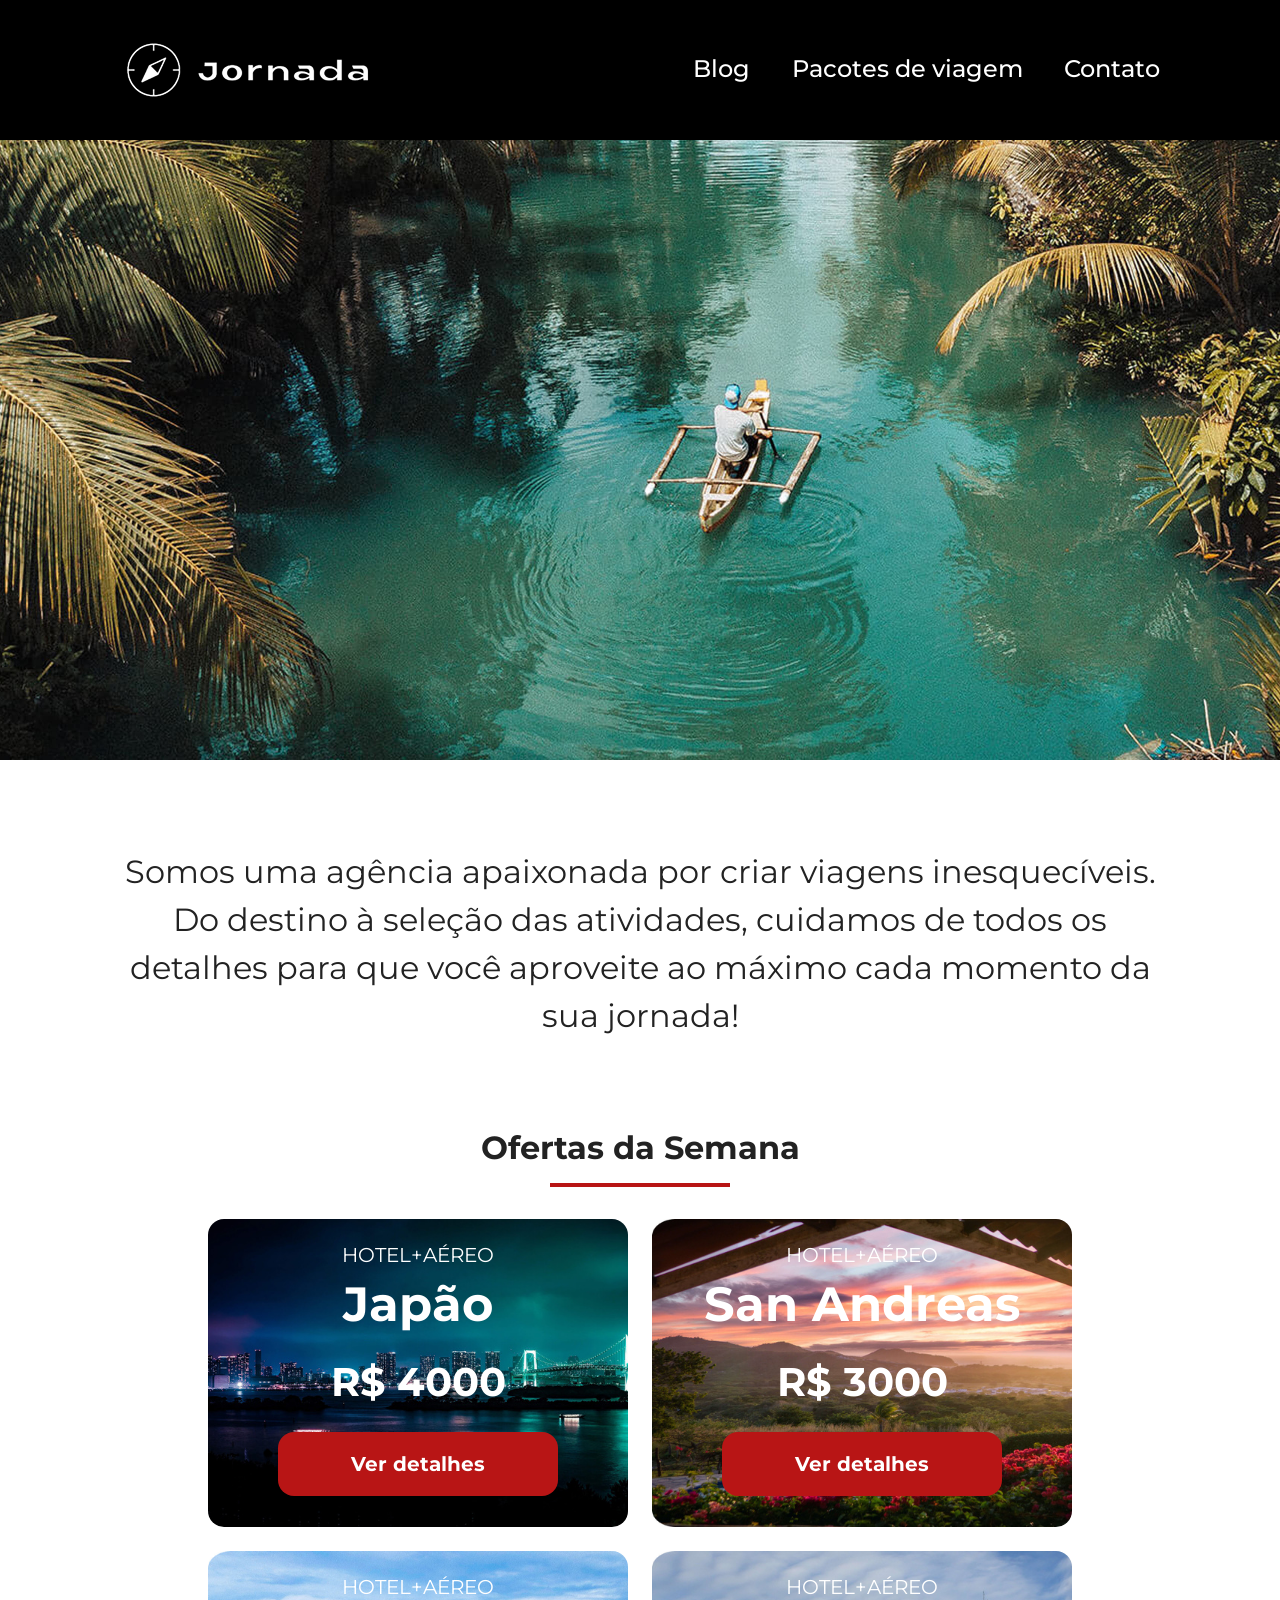
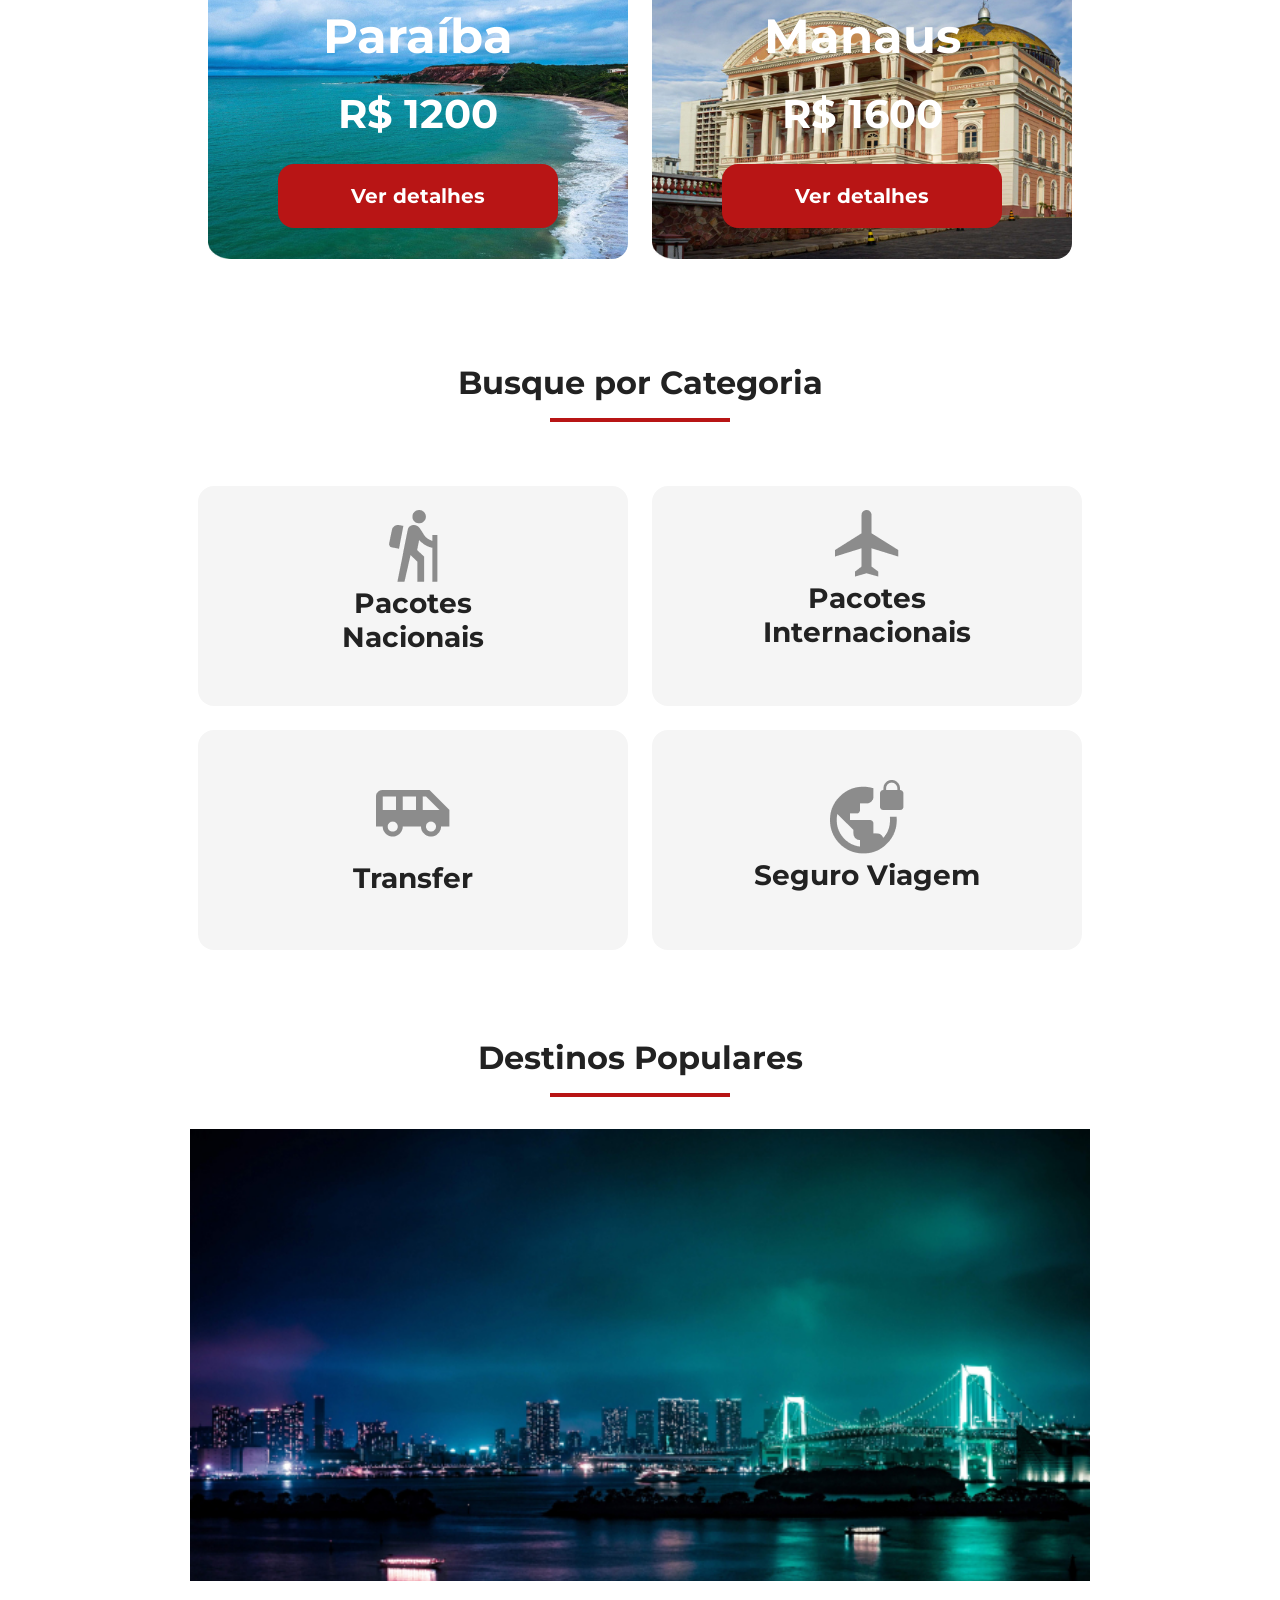
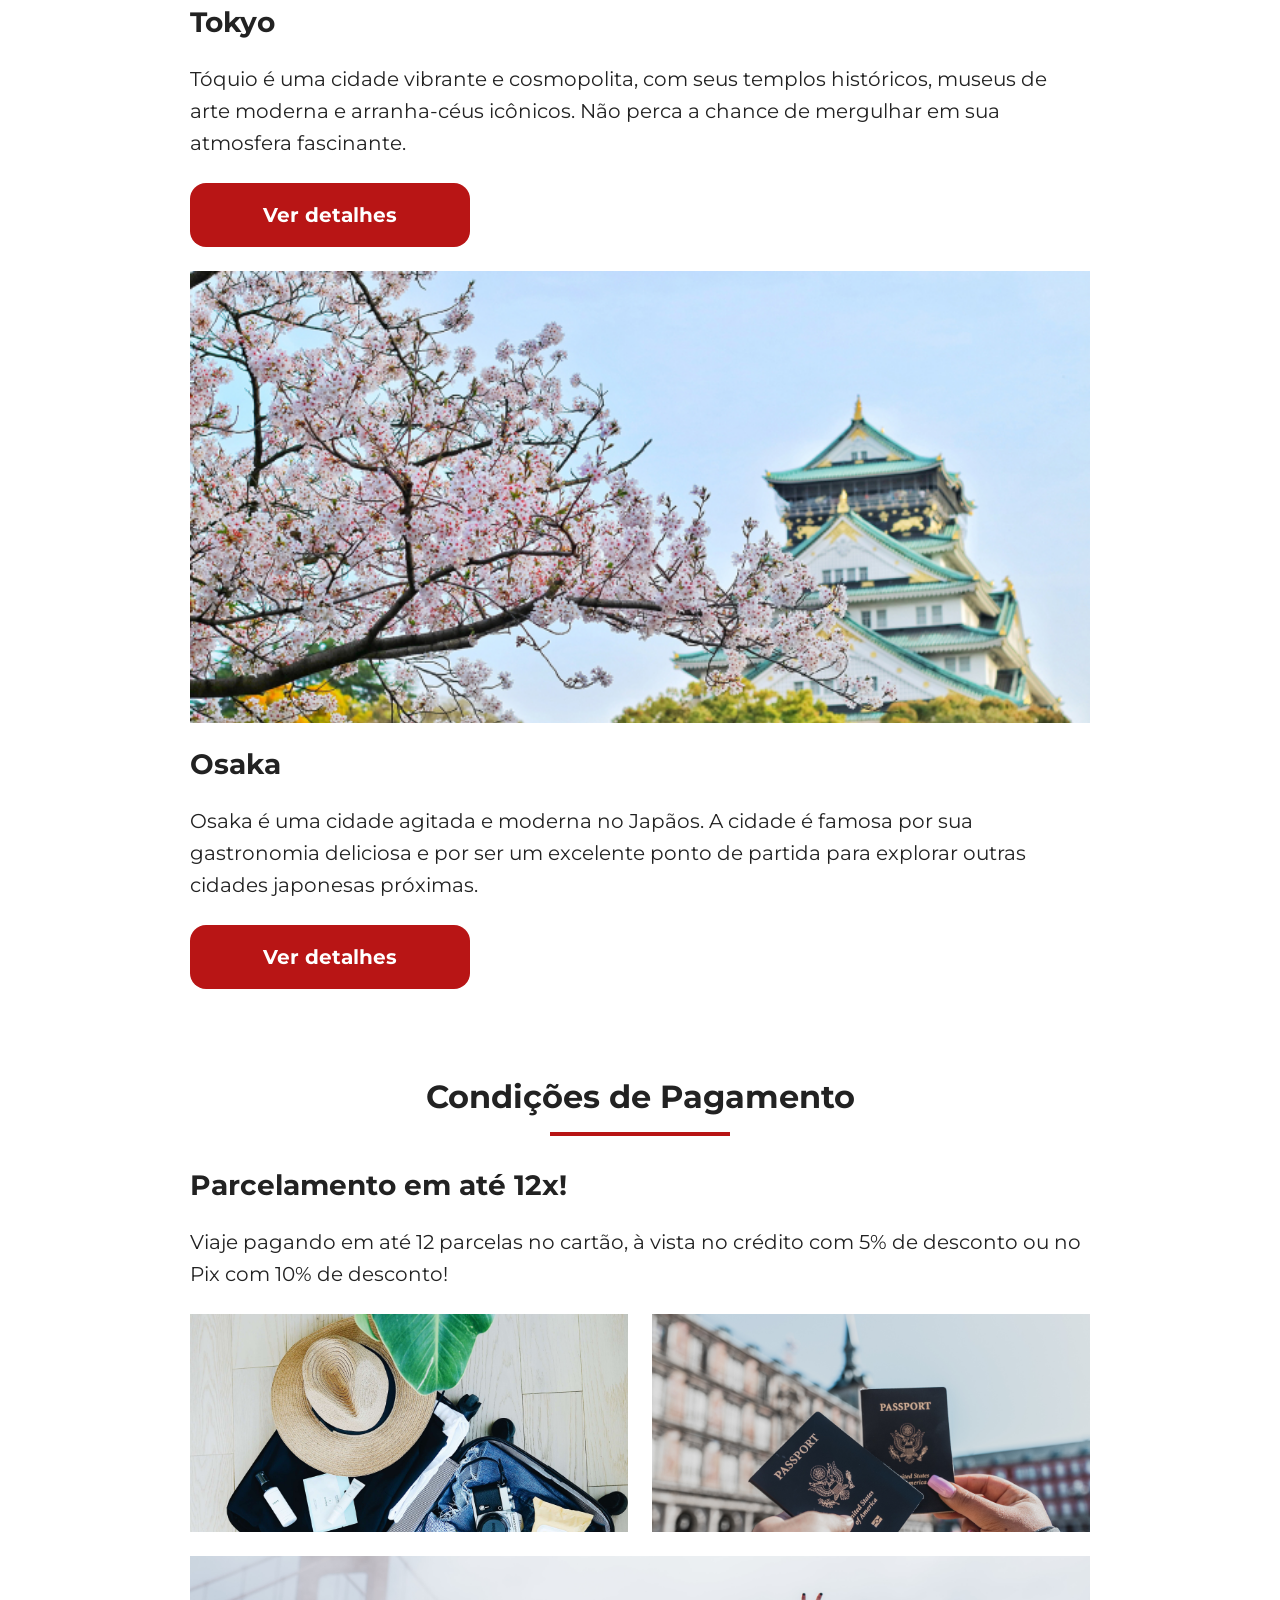
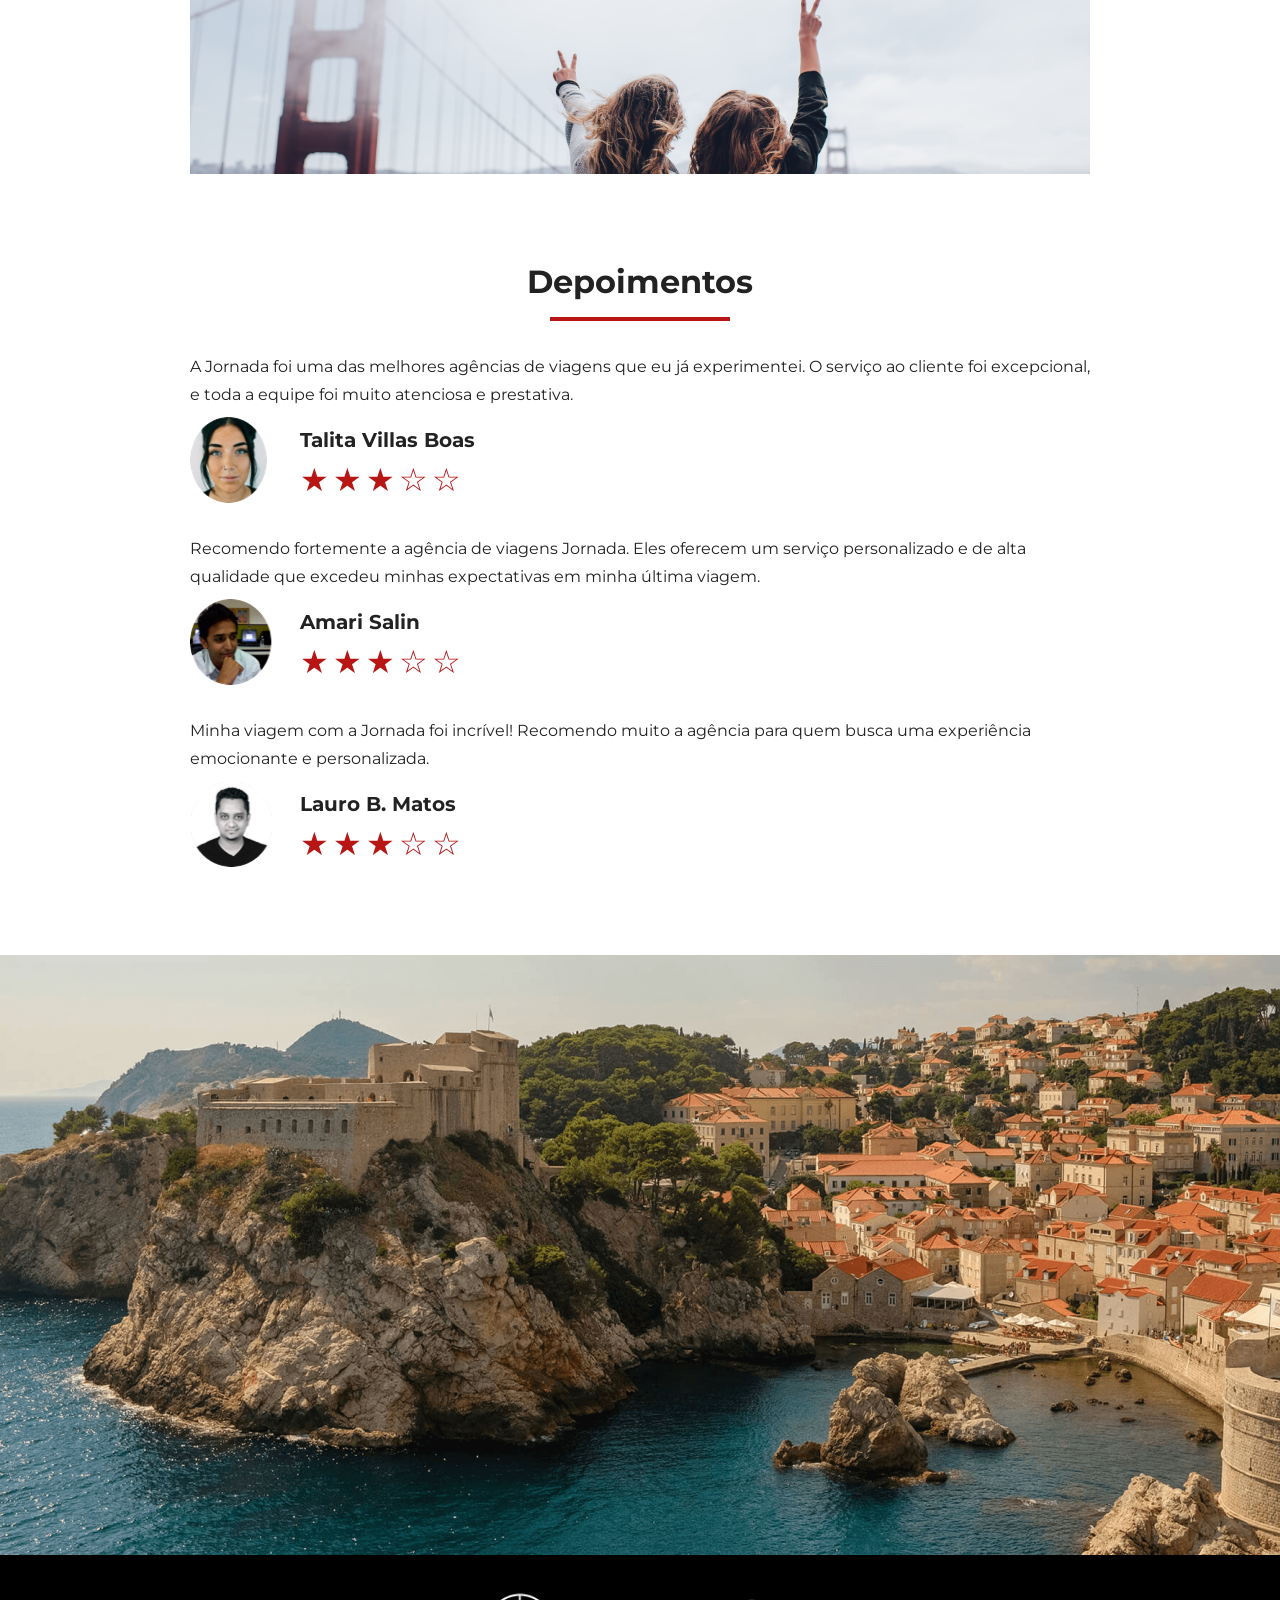
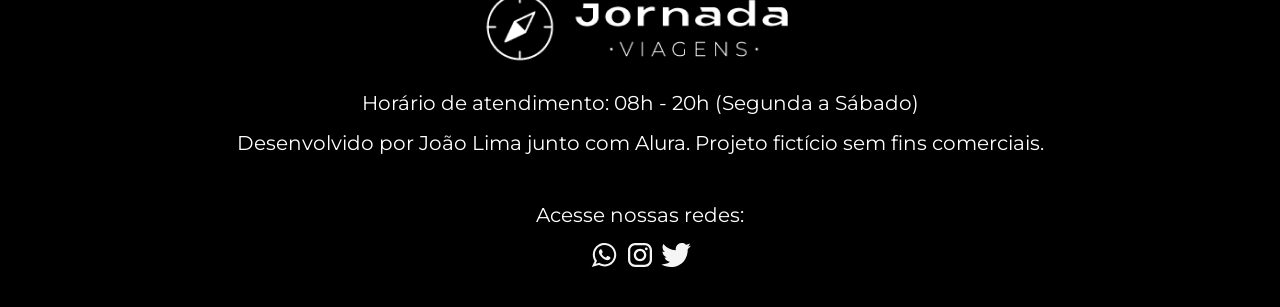
<file: index.html>
<!doctype html>
<html lang="pt-br">
  <head>
    <meta charset="UTF-8" />
    <meta name="viewport" content="width=device-width, initial-scale=1.0" />
    <meta
      name="description"
      content="Jornada Viagens, uma agência apaixonada por criar viagens inesquecíveis"
    />

    <meta name="og:title" content=" Jornada Viagens" />
    <meta
      name="og:description"
      content="Jornada Viagens, uma agência apaixonada por criar viagens inesquecíveis"
    />
    <meta
      name="og:image"
      content="https://joao-lima7.github.io/jornada-viagens/img/logo-footer.png"
    />
    <meta name="og:type" content="website" />
    <meta
      name="og:url"
      content="https://joao-lima7.github.io/jornada-viagens"
    />

    <link rel="icon" href="img/favico.svg" type="xml/svg" />
    <link rel="stylesheet" href="./css/style.css" />

    <title>Jornada Viagens</title>
  </head>
  <body>
    <header class="main-header">
      <a class="logo" href="index.html" title="voltar para a página inicial">
        <img
          class="img-mobile"
          src="./img/bulsola-jornada-branca.png"
          alt="Bulsola do logo Jornada Viagens na cor branco"
        />
        <img
          class="img-desktop"
          src="img/bulsola-texto-jornada-branco.png"
          alt="Logo Jornada Viagens na cor branca"
        />
      </a>
      <div class="navigation-menu">
        <label for="menu">
          <img src="./img/menu.png" alt="menu" />
        </label>
        <input type="checkbox" id="menu" hidden />
        <nav>
          <ul class="list-links">
            <li>
              <a href="blog.html" target="_blank" title="Acessar Blog">Blog</a>
            </li>
            <li>
              <a
                href="pacotes-de-viagens.html"
                target="_blank"
                title="Acessar Pacotes de viagem"
                >Pacotes de viagem</a
              >
            </li>
            <li>
              <a href="contato.html" target="_blank" title="Acessar Contato"
                >Contato</a
              >
            </li>
          </ul>
        </nav>
      </div>
    </header>

    <section class="hero">
      <div class="hero-img"></div>
      <h2>
        Somos uma agência apaixonada por criar viagens inesquecíveis. Do destino
        à seleção das atividades, cuidamos de todos os detalhes para que você
        aproveite ao máximo cada momento da sua jornada!
      </h2>
    </section>

    <section class="offers">
      <div class="section-title">
        <h2>Ofertas da Semana</h2>
        <hr />
      </div>

      <div class="offers-card">
        <article class="card japao">
          <header>
            <p>HOTEL+AÉREO</p>
            <h3>
              Japão <br />
              <span>R$ 4000</span>
            </h3>
          </header>
          <footer>
            <a href="#" class="button">Ver detalhes</a>
          </footer>
        </article>

        <article class="card san-andreas">
          <header>
            <p>HOTEL+AÉREO</p>
            <h3>
              San Andreas <br />
              <span>R$ 3000</span>
            </h3>
          </header>
          <footer>
            <a href="#" class="button">Ver detalhes</a>
          </footer>
        </article>

        <article class="card paraiba">
          <header>
            <p>HOTEL+AÉREO</p>
            <h3>
              Paraíba <br />
              <span>R$ 1200</span>
            </h3>
          </header>
          <footer>
            <a href="#" class="button">Ver detalhes</a>
          </footer>
        </article>

        <article class="card manaus">
          <header>
            <p>HOTEL+AÉREO</p>
            <h3>
              Manaus <br />
              <span>R$ 1600</span>
            </h3>
          </header>
          <footer>
            <a href="#" class="button">Ver detalhes</a>
          </footer>
        </article>
      </div>
    </section>

    <section class="categories">
      <div class="section-title">
        <h2>Busque por Categoria</h2>
        <hr />
      </div>
      <div class="categories-cards">
        <a
          class="card"
          href="#"
          target="_blank"
          title="Busque pela categoria Pacotes Nacionais"
        >
          <img
            src="./img/icone-caminhada.png"
            alt="icone cinza representando uma pessoa fazendo tracking"
          />
          <h3 class="content-title">
            Pacotes <br />
            Nacionais
          </h3>
        </a>

        <a
          class="card"
          href="#"
          target="_blank"
          title="Busque pela categoria Pacotes Internacionais"
        >
          <img
            src="./img/icone-aviao.png"
            alt="icone cinza representando um avião"
          />
          <h3 class="content-title">
            Pacotes <br />
            Internacionais
          </h3>
        </a>

        <a
          class="card single-line transfer"
          href="#"
          target="_blank"
          title="Busque pela categoria Transfer"
        >
          <img
            src="./img/icone-onibus.png"
            alt="icone cinza representando um ônibus"
          />
          <h3 class="content-title">Transfer</h3>
        </a>

        <a
          class="card single-line"
          href="#"
          target="_blank"
          title="Busque pela categoria Seguro Viagem"
        >
          <img
            src="./img/icone-planeta.png"
            alt="icone cinza representando um planeta terra com um cadeado"
          />
          <h3 class="content-title">Seguro Viagem</h3>
        </a>
      </div>
    </section>

    <section class="destinations">
      <div class="section-title">
        <h2>Destinos Populares</h2>
        <hr />
      </div>

      <div class="destination-items">
        <article class="item tokyo">
          <header>
            <div class="img-item"></div>
            <h3 class="content-title">Tokyo</h3>
          </header>
          <p class="content-text">
            Tóquio é uma cidade vibrante e cosmopolita, com seus templos
            históricos, museus de arte moderna e arranha-céus icônicos. Não
            perca a chance de mergulhar em sua atmosfera fascinante.
          </p>
          <footer>
            <a
              href="#"
              class="button"
              target="_blank"
              title="Veja mais detalhes do destino Tokyo"
            >
              Ver detalhes</a
            >
          </footer>
        </article>

        <article class="item osaka">
          <header>
            <div class="img-item"></div>
            <h3 class="content-title">Osaka</h3>
          </header>
          <p class="content-text">
            Osaka é uma cidade agitada e moderna no Japãos. A cidade é famosa
            por sua gastronomia deliciosa e por ser um excelente ponto de
            partida para explorar outras cidades japonesas próximas.
          </p>
          <footer>
            <a
              href="#"
              class="button"
              target="_blank"
              title="Veja mais detalhes do destino Osaka"
            >
              Ver detalhes</a
            >
          </footer>
        </article>
      </div>
    </section>

    <section class="payments">
      <div class="section-title">
        <h2>Condições de Pagamento</h2>
        <hr />
      </div>
      <div class="content-container">
        <div class="text-content">
          <h3 class="content-title">Parcelamento em até 12x!</h3>
          <p class="content-text">
            Viaje pagando em até 12 parcelas no cartão, à vista no crédito com
            5% de desconto ou no Pix com 10% de desconto!
          </p>
        </div>
        <div class="image-gallery">
          <div class="image first"></div>
          <div class="image second"></div>
          <div class="image thirdy colspan-2"></div>
        </div>
      </div>
    </section>

    <section class="testimonials">
      <div class="section-title">
        <h2>Depoimentos</h2>
        <hr />
      </div>
      <div class="testimonial-container">
        <article>
          <header>
            <p>
              A Jornada foi uma das melhores agências de viagens que eu já
              experimentei. O serviço ao cliente foi excepcional, e toda a
              equipe foi muito atenciosa e prestativa.
            </p>
          </header>
          <footer>
            <img
              src="img/avatar-talita.png"
              alt="imagem de perfil da cliente Talita Villas Boas"
            />
            <div class="profile-content">
              <h3>Talita Villas Boas</h3>
              <div class="rating">
                <span class="star">★</span>
                <span class="star">★</span>
                <span class="star">★</span>
                <span class="star">☆</span>
                <span class="star">☆</span>
              </div>
            </div>
          </footer>
        </article>

        <article>
          <header>
            <p>
              Recomendo fortemente a agência de viagens Jornada. Eles oferecem
              um serviço personalizado e de alta qualidade que excedeu minhas
              expectativas em minha última viagem.
            </p>
          </header>
          <footer>
            <img
              src="img/avatar-amari.png"
              alt="imagem de perfil da cliente Amari Salin"
            />
            <div class="profile-content">
              <h3>Amari Salin</h3>
              <div class="rating">
                <span class="star">★</span>
                <span class="star">★</span>
                <span class="star">★</span>
                <span class="star">☆</span>
                <span class="star">☆</span>
              </div>
            </div>
          </footer>
        </article>

        <article>
          <header>
            <p>
              Minha viagem com a Jornada foi incrível! Recomendo muito a agência
              para quem busca uma experiência emocionante e personalizada.
            </p>
          </header>
          <footer>
            <img
              src="img/avatar-lauro.png"
              alt="imagem de perfil da cliente Lauro B. Matos"
            />
            <div class="profile-content">
              <h3>Lauro B. Matos</h3>
              <div class="rating">
                <span class="star">★</span>
                <span class="star">★</span>
                <span class="star">★</span>
                <span class="star">☆</span>
                <span class="star">☆</span>
              </div>
            </div>
          </footer>
        </article>
      </div>
    </section>

    <section class="bottom-hero">
      <div class="hero-img"></div>
    </section>
    <footer class="main-footer">
      <div class="footer-content">
        <img src="img/logo-footer.png" alt="logo completo Jornada Viagens" />
        <p>Horário de atendimento: 08h - 20h (Segunda a Sábado)</p>
        <p>
          Desenvolvido por João Lima junto com Alura. Projeto fictício sem fins
          comerciais.
        </p>
      </div>
      <div class="footer-social">
        <p>Acesse nossas redes:</p>

        <a href="#" target="_blank" title="Entre em contato via Whatsapp"
          ><img src="img/icone-whatsapp.svg" alt="icone do Whatsapp branca"
        /></a>

        <a
          href="#"
          target="_blank"
          title="Acesse o Instagram do Jornada Viagens"
          ><img src="img/icone-instagram.svg" alt="icone do Instagram branca"
        /></a>

        <a href="#" target="_blank" title="Acesse o Twitter do Jornada Viagens"
          ><img src="img/icone-twitter.svg" alt="icone do Twitter branca"
        /></a>
      </div>
    </footer>
  </body>
</html>
</file>
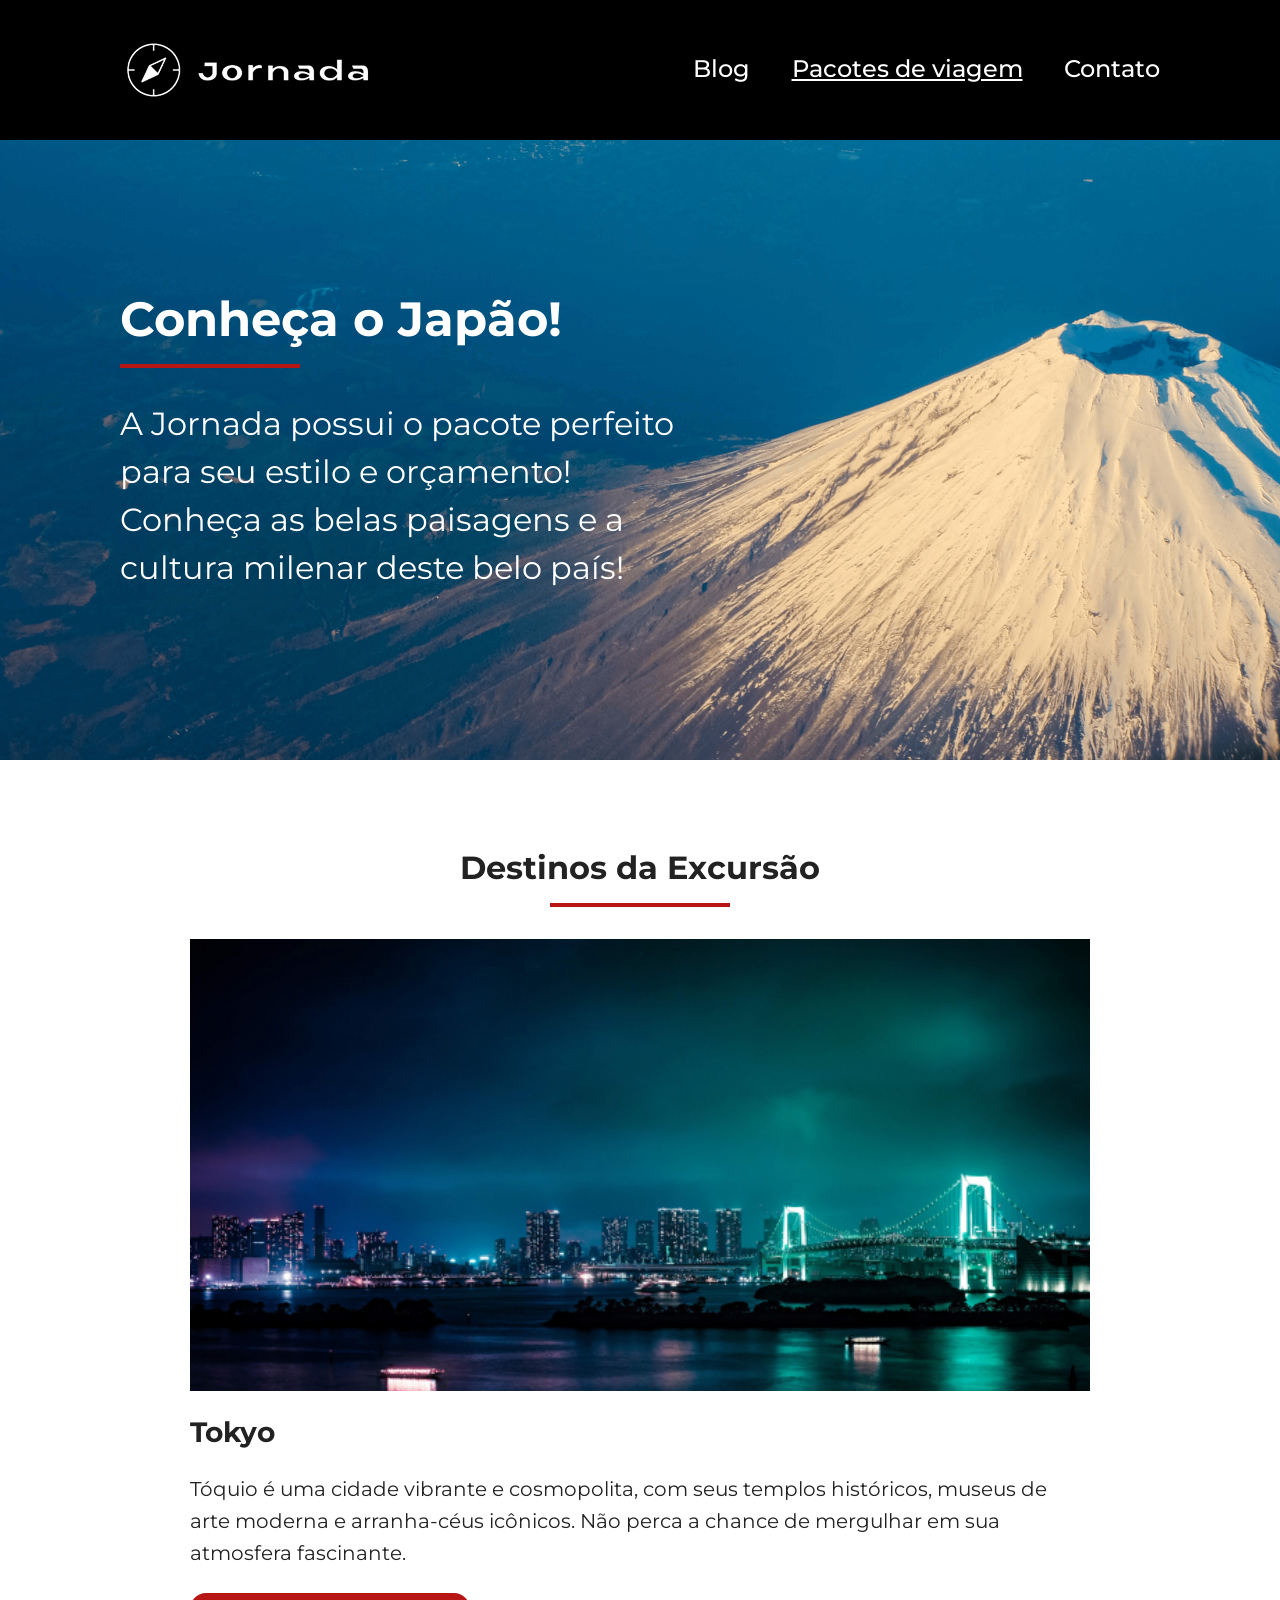
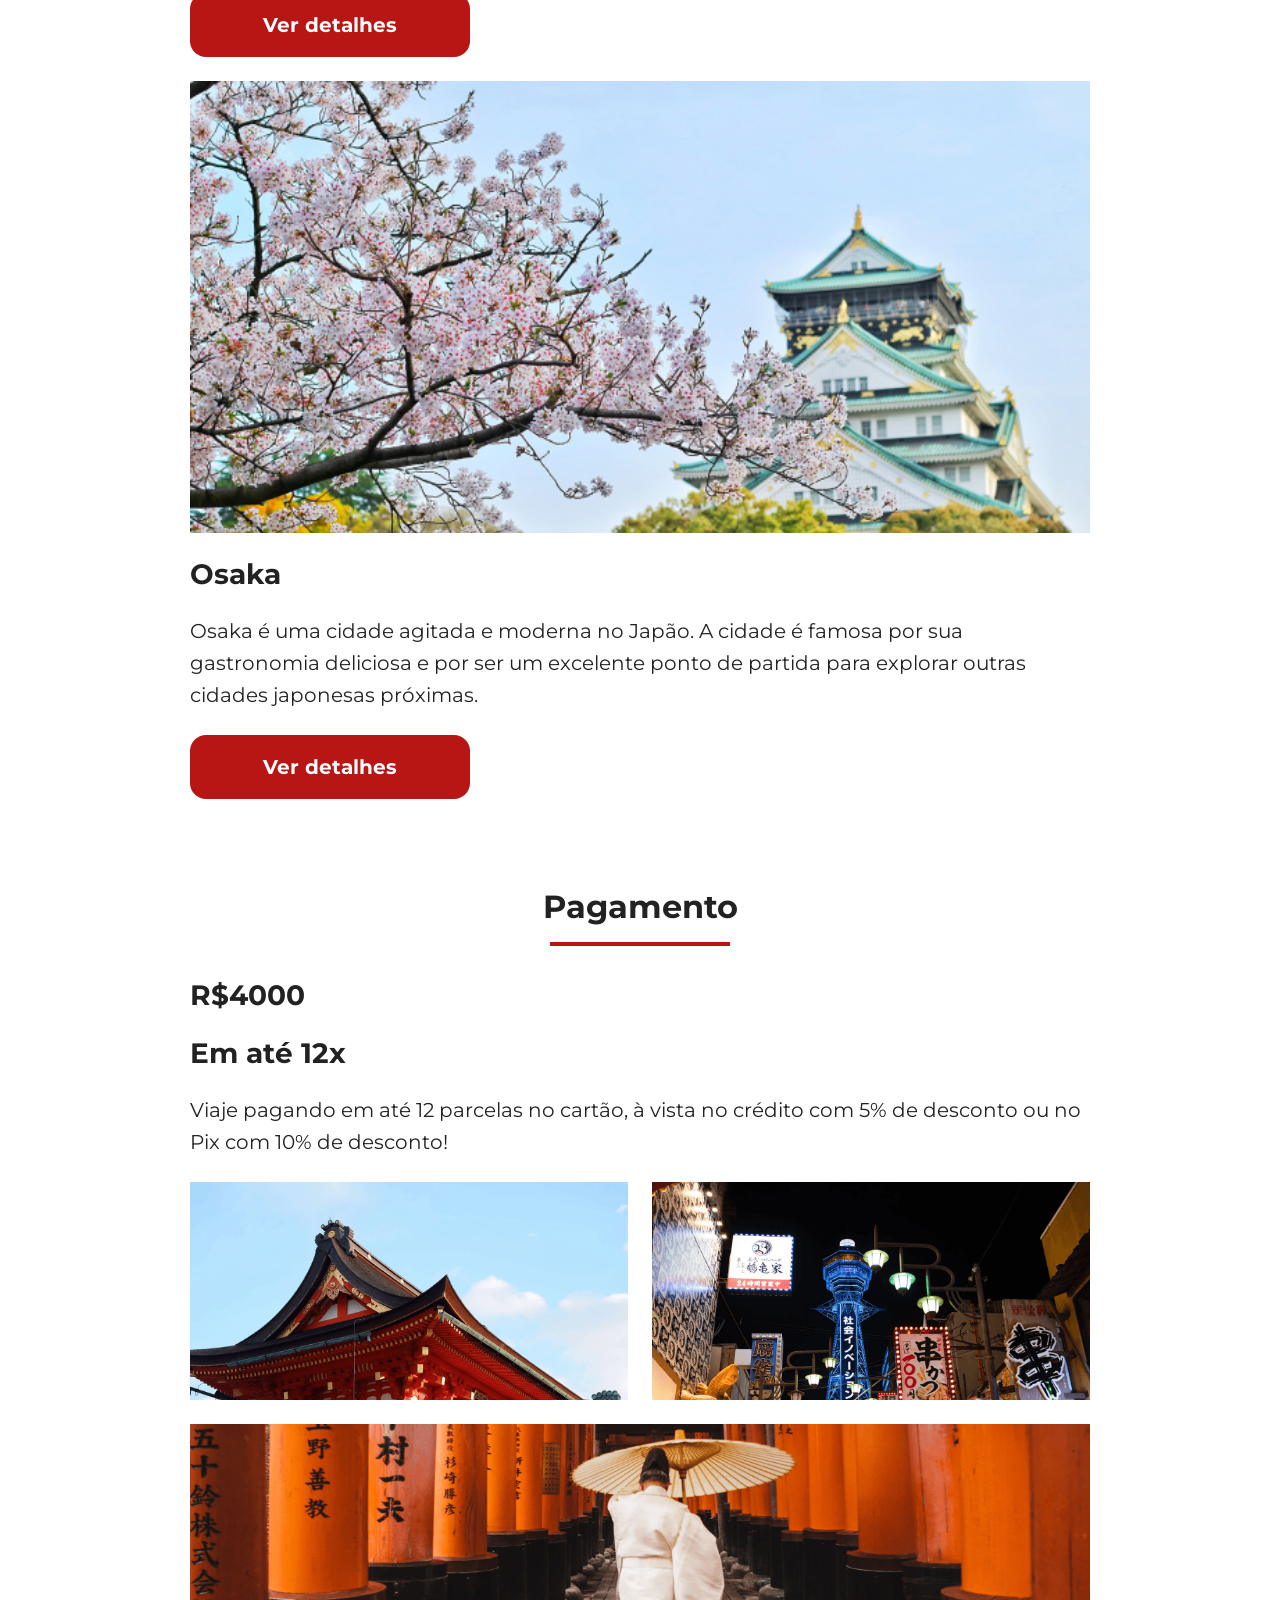
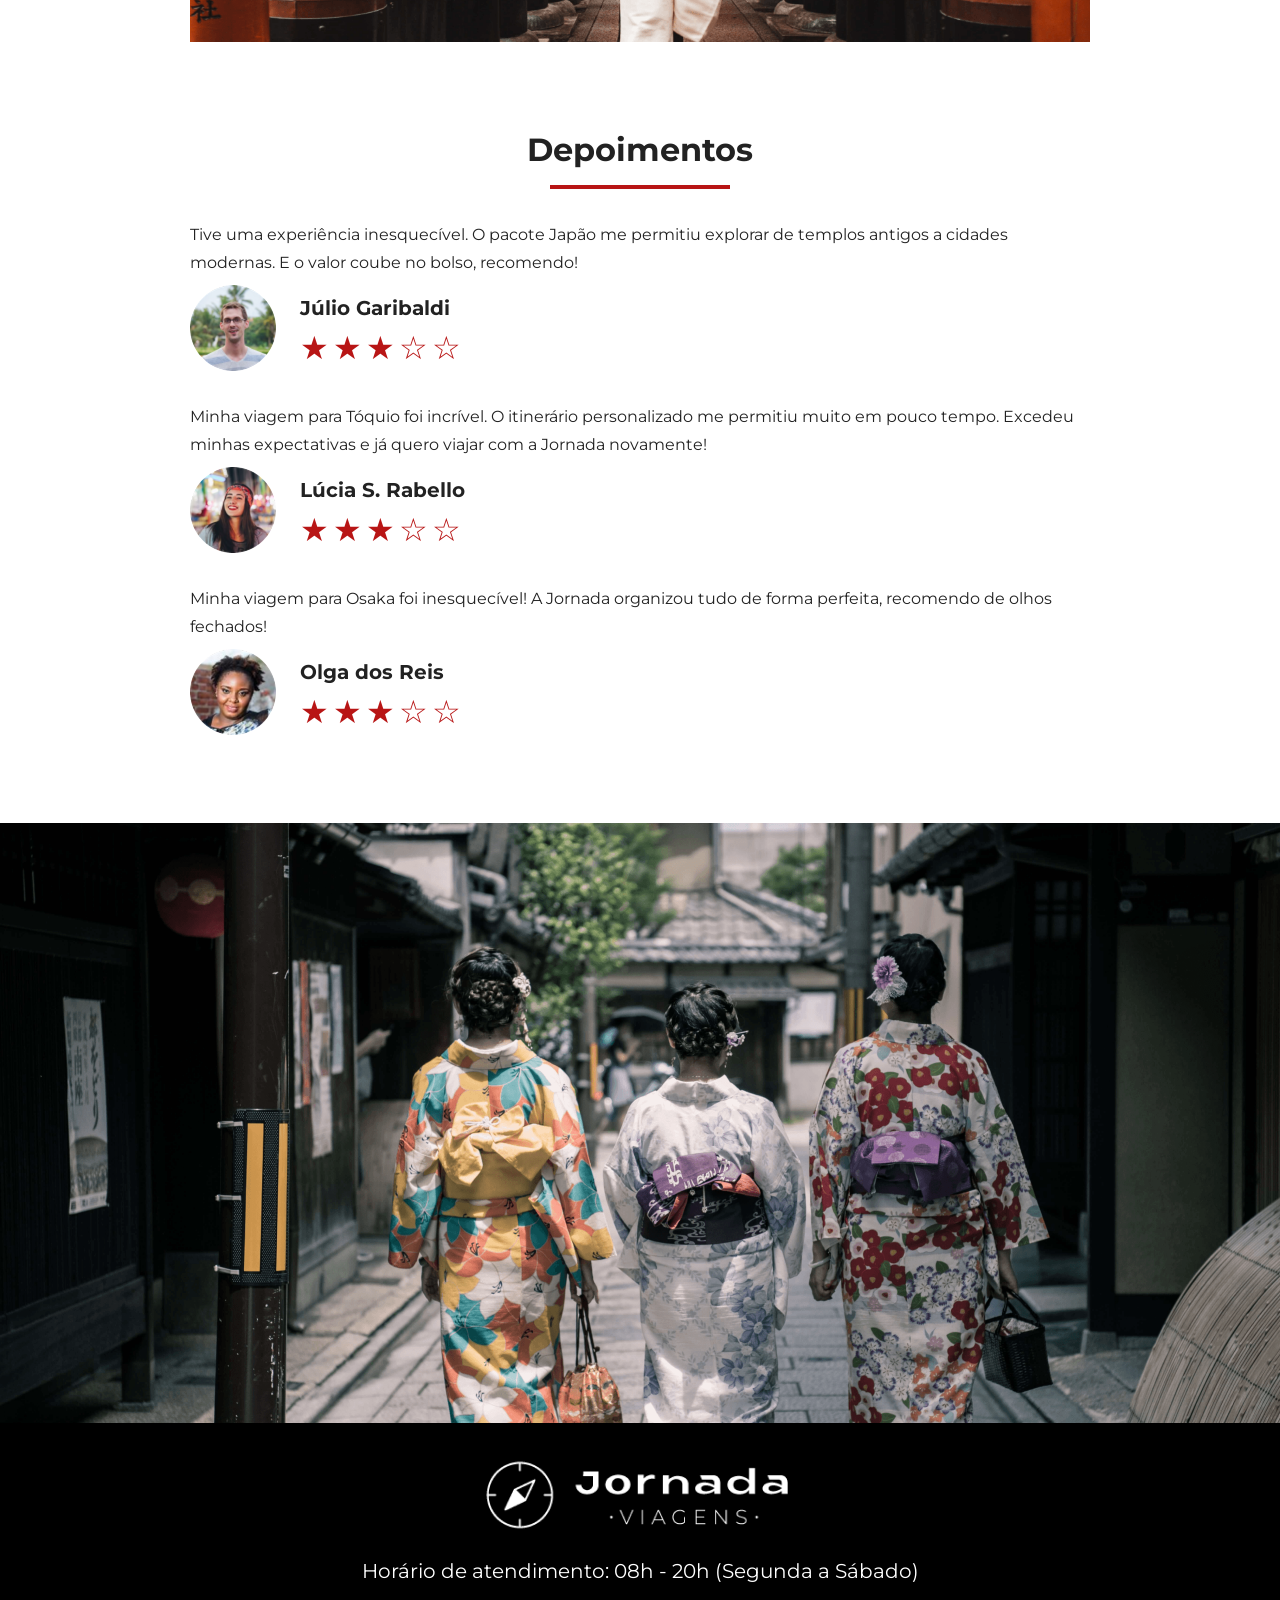
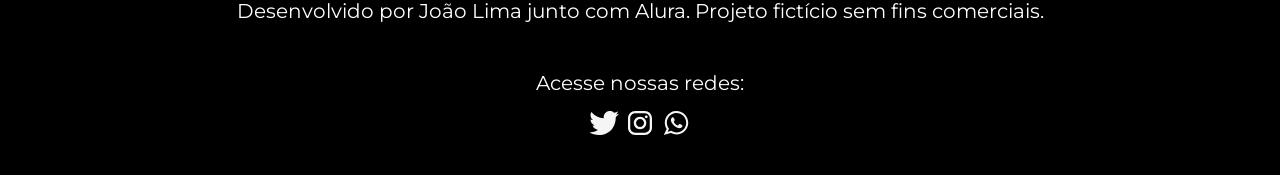
<file: pacotes-de-viagens.html>
<!doctype html>
<html lang="pt-BR">
  <head>
    <meta charset="UTF-8" />
    <meta name="viewport" content="width=device-width, initial-scale=1.0" />
    <meta
      name="description"
      content="Jornada Viagens,uma agência apaixonada por criar viagens inesquecíveis"
    />

    <meta name="og:title" content="Jornada Viagens" />
    <meta
      name="og:description"
      content="Jornada Viagens,uma agência apaixonada por criar viagens inesquecíveis"
    />
    <meta
      name="og:image"
      content="https://danicastilho.github.io/jornada-viagens/img/logo-footer.png"
    />
    <meta name="og:type" content="website" />
    <meta
      name="og:url"
      content="https://danicastilho.github.io/jornada-viagens"
    />

    <link rel="icon" href="img/favico.svg" type="xml/svg" />
    <link rel="stylesheet" href="./css/style.css" />

    <title>Jornada Viagens</title>
  </head>
  <body>
    <header class="main-header">
      <a class="logo" href="index.html" title="voltar para a página inicial">
        <img
          class="img-mobile"
          src="img/bulsola-jornada-branca.png"
          alt="Bussola do logo Jornada Viagens na cor branca"
        />
        <img
          class="img-desktop"
          src="img/bulsola-texto-jornada-branco.png"
          alt="Logo Jornada Viagens na cor branca"
        />
      </a>
      <div class="navigation-menu">
        <label for="menu">
          <img src="img/menu.png" alt="menu" />
        </label>
        <input type="checkbox" id="menu" hidden />
        <nav>
          <ul class="list-links">
            <li>
              <a href="blog.html" target="_blank" title="Acessar Blog">Blog</a>
            </li>
            <li>
              <a
                class="active"
                href="pacotes-de-viagens.html"
                target="_blank"
                title="Acessar Pacotes de viagem"
                >Pacotes de viagem</a
              >
            </li>
            <li>
              <a href="contato.html" target="_blank" title="Acessar Contato"
                >Contato</a
              >
            </li>
          </ul>
        </nav>
      </div>
    </header>
    <section class="travel-packages hero">
      <div class="hero-img">
        <div class="hero-content">
          <h1>Conheça o Japão!</h1>
          <hr />
          <p>
            A Jornada possui o pacote perfeito para seu estilo e orçamento!
            Conheça as belas paisagens e a cultura milenar deste belo país!
          </p>
        </div>
      </div>
    </section>

    <section class="travel-packages destinations">
      <div class="section-title">
        <h2>Destinos da Excursão</h2>
        <hr />
      </div>
      <div class="destination-items">
        <article class="item tokyo">
          <header>
            <div class="img-item"></div>
            <h3 class="content-title">Tokyo</h3>
          </header>
          <p class="content-text">
            Tóquio é uma cidade vibrante e cosmopolita, com seus templos
            históricos, museus de arte moderna e arranha-céus icônicos. Não
            perca a chance de mergulhar em sua atmosfera fascinante.
          </p>
          <footer>
            <a
              href="#"
              class="button"
              target="_blank"
              title="Veja mais detalhes do destino Tokyo"
              >Ver detalhes</a
            >
          </footer>
        </article>
        <article class="item osaka">
          <header>
            <div class="img-item"></div>
            <h3 class="content-title">Osaka</h3>
          </header>
          <p class="content-text">
            Osaka é uma cidade agitada e moderna no Japão. A cidade é famosa por
            sua gastronomia deliciosa e por ser um excelente ponto de partida
            para explorar outras cidades japonesas próximas.
          </p>
          <footer>
            <a
              href="#"
              class="button"
              target="_blank"
              title="Veja mais detalhes do destino Osaka"
              >Ver detalhes</a
            >
          </footer>
        </article>
      </div>
    </section>
    <section class="travel-packages payments">
      <div class="section-title">
        <h2>Pagamento</h2>
        <hr />
      </div>
      <div class="content-container">
        <div class="text-content">
          <h3 class="content-title">R$4000</h3>
          <h3 class="content-title">Em até 12x</h3>

          <p class="content-text">
            Viaje pagando em até 12 parcelas no cartão, à vista no crédito com
            5% de desconto ou no Pix com 10% de desconto!
          </p>
        </div>
        <div class="image-gallery">
          <div class="image first"></div>
          <div class="image second"></div>
          <div class="image thirdy colspan-2"></div>
        </div>
      </div>
    </section>
    <section class="testimonials">
      <div class="section-title">
        <h2>Depoimentos</h2>
        <hr />
      </div>
      <div class="testimonial-container">
        <article>
          <header>
            <p>
              Tive uma experiência inesquecível. O pacote Japão me permitiu
              explorar de templos antigos a cidades modernas. E o valor coube no
              bolso, recomendo!
            </p>
          </header>
          <footer>
            <img
              src="img/travel-packages/avatar-julio.png"
              alt="imagem de perfil do cliente Júlio Garibaldi"
            />
            <div class="profile-content">
              <h3>Júlio Garibaldi</h3>
              <div class="rating">
                <span class="star">★</span>
                <span class="star">★</span>
                <span class="star">★</span>
                <span class="star">☆</span>
                <span class="star">☆</span>
              </div>
            </div>
          </footer>
        </article>
        <article>
          <header>
            <p>
              Minha viagem para Tóquio foi incrível. O itinerário personalizado
              me permitiu muito em pouco tempo. Excedeu minhas expectativas e já
              quero viajar com a Jornada novamente!
            </p>
          </header>
          <footer>
            <img
              src="img/travel-packages/avatar-lucia.png"
              alt="imagem de perfil da cliente Lúcia S. Rabello"
            />
            <div class="profile-content">
              <h3>Lúcia S. Rabello</h3>
              <div class="rating">
                <span class="star">★</span>
                <span class="star">★</span>
                <span class="star">★</span>
                <span class="star">☆</span>
                <span class="star">☆</span>
              </div>
            </div>
          </footer>
        </article>
        <article>
          <header>
            <p>
              Minha viagem para Osaka foi inesquecível! A Jornada organizou tudo
              de forma perfeita, recomendo de olhos fechados!
            </p>
          </header>
          <footer>
            <img
              src="img/travel-packages/avatar-olga.png"
              alt="imagem de perfil da cliente Olga dos Reis"
            />
            <div class="profile-content">
              <h3>Olga dos Reis</h3>
              <div class="rating">
                <span class="star">★</span>
                <span class="star">★</span>
                <span class="star">★</span>
                <span class="star">☆</span>
                <span class="star">☆</span>
              </div>
            </div>
          </footer>
        </article>
      </div>
    </section>
    <section class="travel-packages bottom-hero">
      <div class="hero-img"></div>
    </section>
    <footer class="main-footer">
      <div class="footer-content">
        <img src="img/logo-footer.png" alt="logo completo Jornada Viagens" />
        <p>Horário de atendimento: 08h - 20h (Segunda a Sábado)</p>
        <p>
          Desenvolvido por João Lima junto com Alura. Projeto fictício sem fins
          comerciais.
        </p>
      </div>
      <div class="footer-social">
        <p>Acesse nossas redes:</p>

        <a href="#" target="_blank" title="Acesse o Twitter do Jornada Viagens"
          ><img
            src="img/icone-twitter.svg"
            alt="icone do Twitter na cor branca"
        /></a>

        <a
          href="#"
          target="_blank"
          title="Acesse o Instagram do Jornada Viagens"
          ><img
            src="img/icone-instagram.svg"
            alt="icone do Instagram na cor branca"
        /></a>

        <a href="#" target="_blank" title="Entre em contato através do whatsapp"
          ><img
            src="img/icone-whatsapp.svg"
            alt="icone do whatsapp na cor branca"
        /></a>
      </div>
    </footer>
  </body>
</html>
</file>
<file: css/style.css>
@import url(global.css);
@import url(header.css);
@import url(hero.css);
@import url(offers.css);
@import url(categories.css);
@import url(destinations.css);
@import url(payments.css);
@import url(testimonials.css);
@import url(footer.css);
</file>
